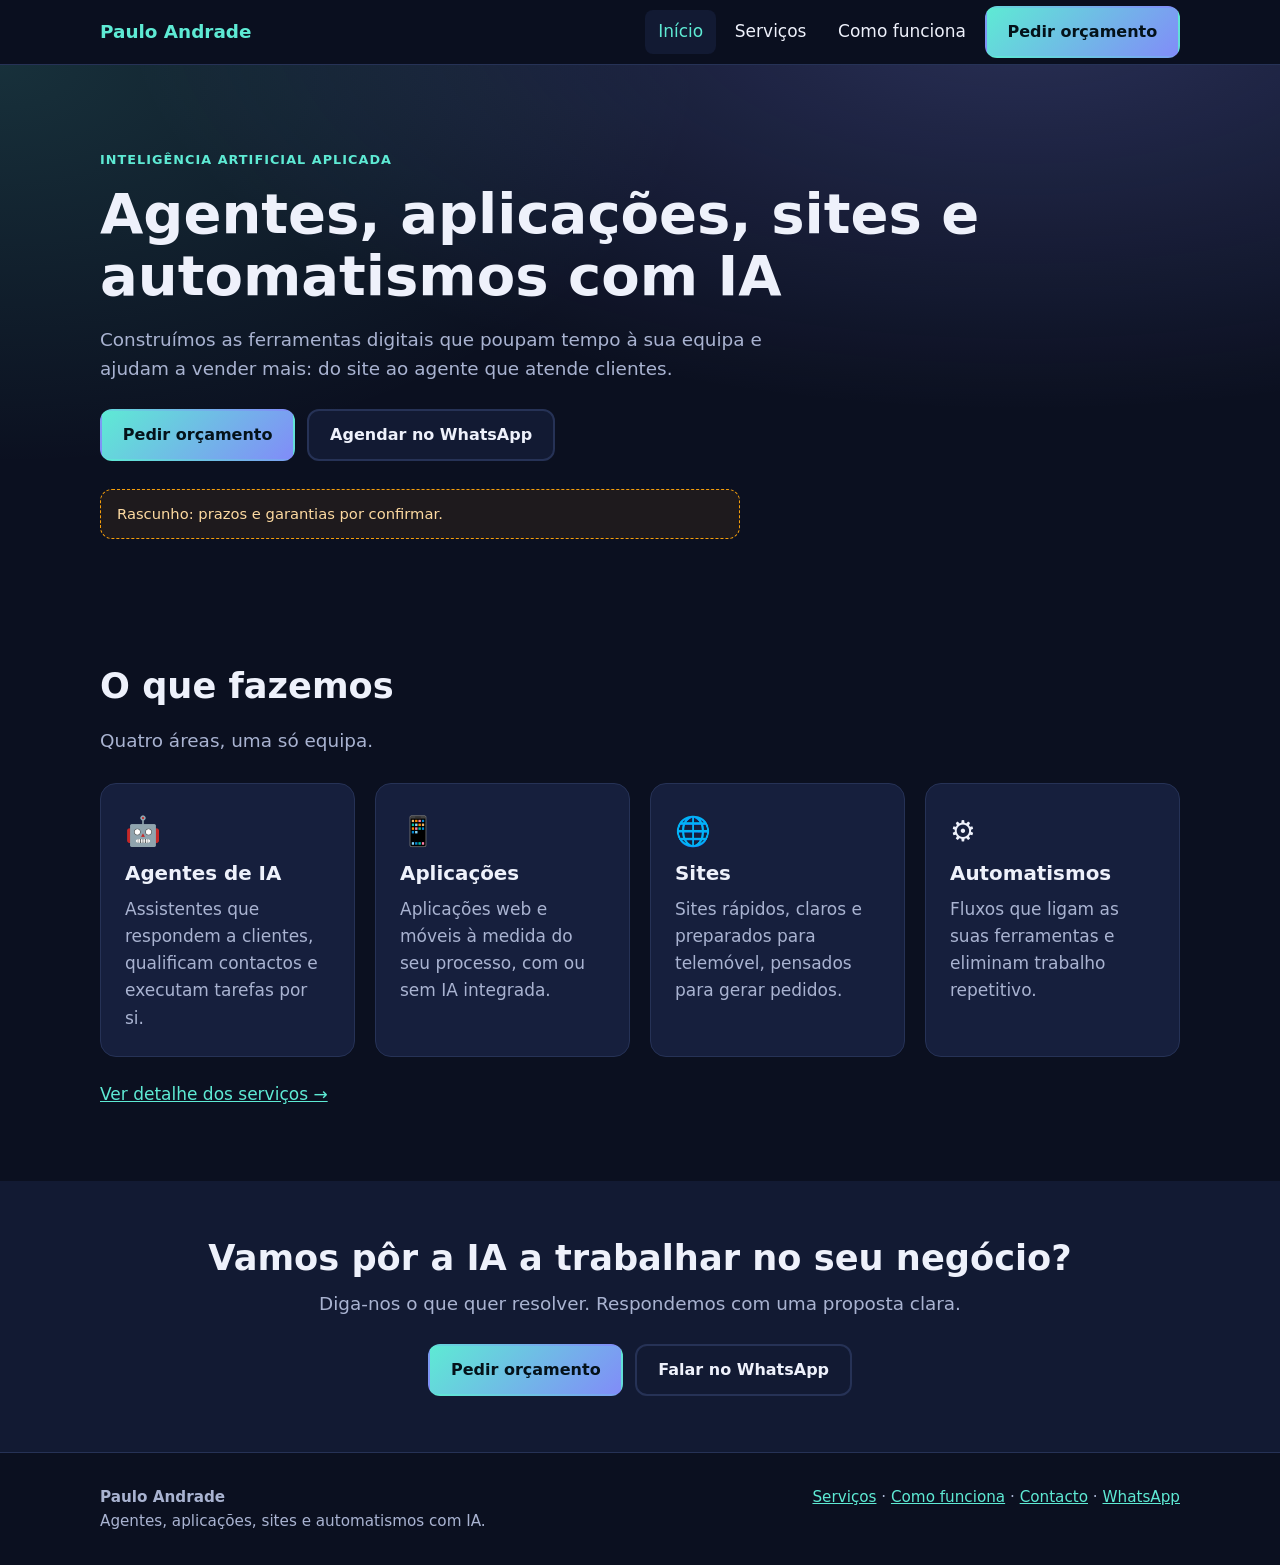
<file: index.html>
<!DOCTYPE html>
<html lang="pt-PT"><head><meta charset="utf-8"><meta name="viewport" content="width=device-width,initial-scale=1">
<title>Agentes de IA, aplicações, sites e automatismos</title><meta name="description" content="Criamos agentes de IA, aplicações, sites e automatismos à medida. Peça um orçamento ou fale connosco no WhatsApp."><meta name="theme-color" content="#0b1020">
<link rel="stylesheet" href="css/style.css"></head><body>
<a class="skip" href="#main">Saltar para o conteúdo</a>
<header><div class="wrap nav"><a class="logo" href="index.html"><span data-marca>Paulo Andrade</span></a>
<button class="menu-btn" aria-expanded="false" aria-controls="menu">Menu</button>
<nav aria-label="Principal"><ul id="menu">
<li><a href="index.html" aria-current="page">Início</a></li>
<li><a href="servicos.html">Serviços</a></li>
<li><a href="como-funciona.html">Como funciona</a></li>
<li><a class="btn btn-p" href="contacto.html">Pedir orçamento</a></li>
</ul></nav></div></header><main id="main">
<section class="hero"><div class="wrap"><p class="eyebrow">Inteligência artificial aplicada</p>
<h1>Agentes, aplicações, sites e automatismos com IA</h1>
<p class="lead">Construímos as ferramentas digitais que poupam tempo à sua equipa e ajudam a vender mais: do site ao agente que atende clientes.</p>
<div class="cta"><a class="btn btn-p" href="contacto.html">Pedir orçamento</a><a class="btn btn-s" href="#" data-wa>Agendar no WhatsApp</a></div>
<p class="note" style="margin-top:28px;max-width:640px" data-pend>Rascunho: prazos e garantias por confirmar.</p></div></section>
<section><div class="wrap"><h2>O que fazemos</h2><p class="lead">Quatro áreas, uma só equipa.</p><div class="grid">
<article class="card"><div class="ico" aria-hidden="true">🤖</div><h3>Agentes de IA</h3><p>Assistentes que respondem a clientes, qualificam contactos e executam tarefas por si.</p></article>
<article class="card"><div class="ico" aria-hidden="true">📱</div><h3>Aplicações</h3><p>Aplicações web e móveis à medida do seu processo, com ou sem IA integrada.</p></article>
<article class="card"><div class="ico" aria-hidden="true">🌐</div><h3>Sites</h3><p>Sites rápidos, claros e preparados para telemóvel, pensados para gerar pedidos.</p></article>
<article class="card"><div class="ico" aria-hidden="true">⚙️</div><h3>Automatismos</h3><p>Fluxos que ligam as suas ferramentas e eliminam trabalho repetitivo.</p></article>
</div><p style="margin-top:24px"><a href="servicos.html">Ver detalhe dos serviços →</a></p></div></section><section class="alt band"><div class="wrap"><h2>Vamos pôr a IA a trabalhar no seu negócio?</h2>
<p class="lead" style="margin:auto">Diga-nos o que quer resolver. Respondemos com uma proposta clara.</p>
<div class="cta"><a class="btn btn-p" href="contacto.html">Pedir orçamento</a><a class="btn btn-s" href="#" data-wa>Falar no WhatsApp</a></div></div></section></main><footer><div class="wrap"><div><strong data-marca>Paulo Andrade</strong><br>Agentes, aplicações, sites e automatismos com IA.</div>
<div><a href="servicos.html">Serviços</a> · <a href="como-funciona.html">Como funciona</a> · <a href="contacto.html">Contacto</a> · <a href="#" data-wa>WhatsApp</a></div></div></footer>
<script src="js/config.js"></script><script src="js/app.js"></script></body></html>
</file>
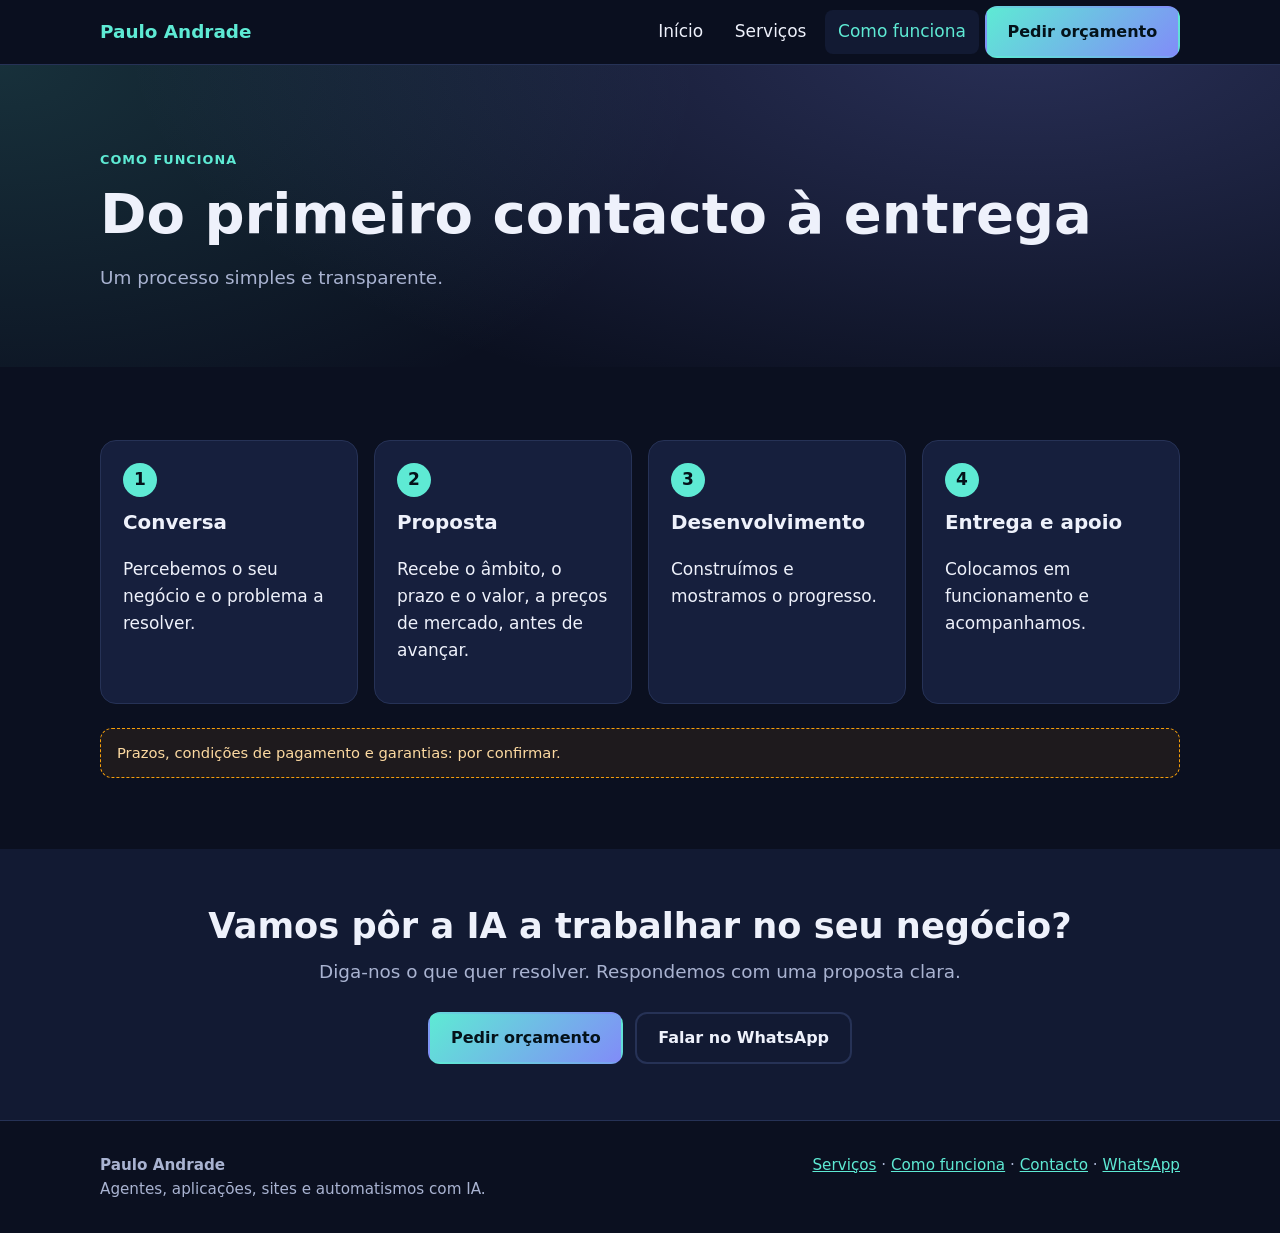
<file: como-funciona.html>
<!DOCTYPE html>
<html lang="pt-PT"><head><meta charset="utf-8"><meta name="viewport" content="width=device-width,initial-scale=1">
<title>Como funciona | Do pedido à entrega</title><meta name="description" content="Como trabalhamos: conversa, proposta, desenvolvimento e entrega."><meta name="theme-color" content="#0b1020">
<link rel="stylesheet" href="css/style.css"></head><body>
<a class="skip" href="#main">Saltar para o conteúdo</a>
<header><div class="wrap nav"><a class="logo" href="index.html"><span data-marca>Paulo Andrade</span></a>
<button class="menu-btn" aria-expanded="false" aria-controls="menu">Menu</button>
<nav aria-label="Principal"><ul id="menu">
<li><a href="index.html">Início</a></li>
<li><a href="servicos.html">Serviços</a></li>
<li><a href="como-funciona.html" aria-current="page">Como funciona</a></li>
<li><a class="btn btn-p" href="contacto.html">Pedir orçamento</a></li>
</ul></nav></div></header><main id="main">
<section class="hero"><div class="wrap"><p class="eyebrow">Como funciona</p><h1>Do primeiro contacto à entrega</h1>
<p class="lead">Um processo simples e transparente.</p></div></section>
<section><div class="wrap"><ol class="steps">
<li><h3>Conversa</h3><p>Percebemos o seu negócio e o problema a resolver.</p></li>
<li><h3>Proposta</h3><p>Recebe o âmbito, o prazo e o valor, a preços de mercado, antes de avançar.</p></li>
<li><h3>Desenvolvimento</h3><p>Construímos e mostramos o progresso.</p></li>
<li><h3>Entrega e apoio</h3><p>Colocamos em funcionamento e acompanhamos.</p></li></ol>
<p class="note" style="margin-top:24px" data-pend>Prazos, condições de pagamento e garantias: por confirmar.</p></div></section><section class="alt band"><div class="wrap"><h2>Vamos pôr a IA a trabalhar no seu negócio?</h2>
<p class="lead" style="margin:auto">Diga-nos o que quer resolver. Respondemos com uma proposta clara.</p>
<div class="cta"><a class="btn btn-p" href="contacto.html">Pedir orçamento</a><a class="btn btn-s" href="#" data-wa>Falar no WhatsApp</a></div></div></section></main><footer><div class="wrap"><div><strong data-marca>Paulo Andrade</strong><br>Agentes, aplicações, sites e automatismos com IA.</div>
<div><a href="servicos.html">Serviços</a> · <a href="como-funciona.html">Como funciona</a> · <a href="contacto.html">Contacto</a> · <a href="#" data-wa>WhatsApp</a></div></div></footer>
<script src="js/config.js"></script><script src="js/app.js"></script></body></html>
</file>
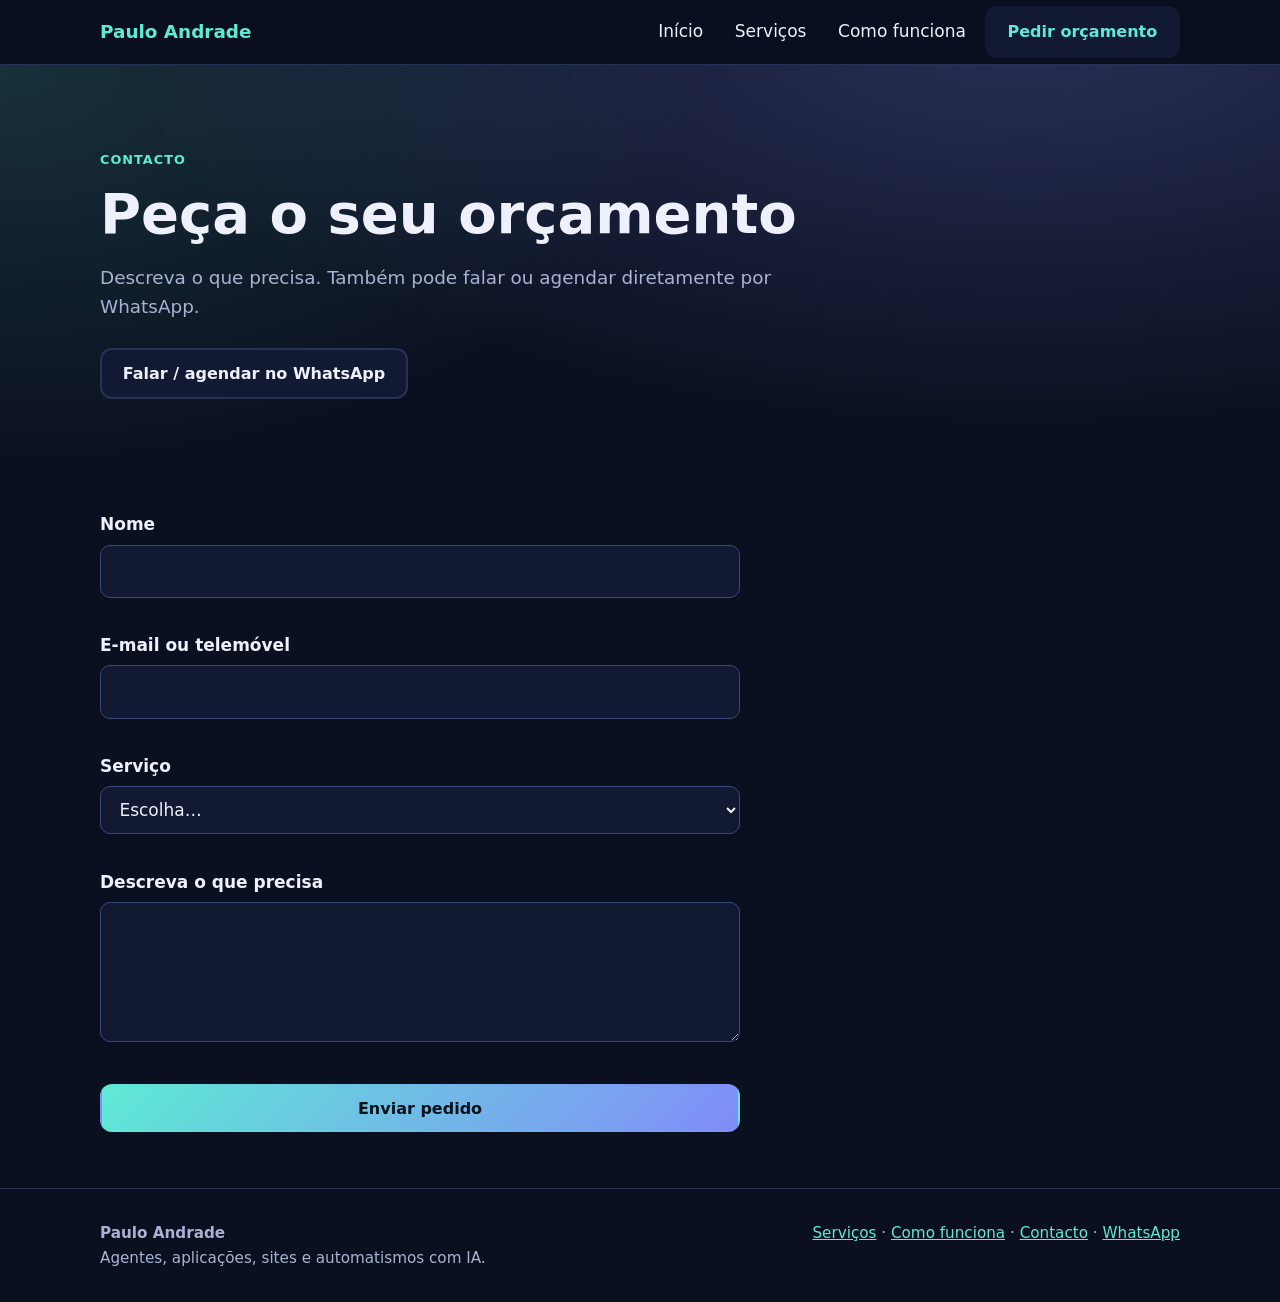
<file: contacto.html>
<!DOCTYPE html>
<html lang="pt-PT"><head><meta charset="utf-8"><meta name="viewport" content="width=device-width,initial-scale=1">
<title>Pedir orçamento | Contacto</title><meta name="description" content="Peça um orçamento ou fale connosco por WhatsApp."><meta name="theme-color" content="#0b1020">
<link rel="stylesheet" href="css/style.css"></head><body>
<a class="skip" href="#main">Saltar para o conteúdo</a>
<header><div class="wrap nav"><a class="logo" href="index.html"><span data-marca>Paulo Andrade</span></a>
<button class="menu-btn" aria-expanded="false" aria-controls="menu">Menu</button>
<nav aria-label="Principal"><ul id="menu">
<li><a href="index.html">Início</a></li>
<li><a href="servicos.html">Serviços</a></li>
<li><a href="como-funciona.html">Como funciona</a></li>
<li><a class="btn btn-p" href="contacto.html" aria-current="page">Pedir orçamento</a></li>
</ul></nav></div></header><main id="main">
<section class="hero"><div class="wrap"><p class="eyebrow">Contacto</p><h1>Peça o seu orçamento</h1>
<p class="lead">Descreva o que precisa. Também pode falar ou agendar diretamente por WhatsApp.</p>
<div class="cta"><a class="btn btn-s" href="#" data-wa>Falar / agendar no WhatsApp</a></div></div></section>
<section><div class="wrap">
<form id="f" novalidate aria-describedby="st">
<div><label for="nome">Nome</label><input id="nome" name="nome" autocomplete="name" required><div class="err" id="e-nome"></div></div>
<div><label for="contacto">E-mail ou telemóvel</label><input id="contacto" name="contacto" autocomplete="email" required><div class="err" id="e-contacto"></div></div>
<div><label for="servico">Serviço</label><select id="servico" name="servico" required><option value="">Escolha…</option><option>Agente de IA</option><option>Aplicação</option><option>Site</option><option>Automatismo</option><option>Outro / não sei</option></select><div class="err" id="e-servico"></div></div>
<div><label for="msg">Descreva o que precisa</label><textarea id="msg" name="msg" required></textarea><div class="err" id="e-msg"></div></div>
<div class="hp" aria-hidden="true"><label>Não preencher<input name="site" tabindex="-1" autocomplete="off"></label></div>
<button class="btn btn-p" type="submit">Enviar pedido</button>
<div id="st" class="status" role="status" aria-live="polite"></div>
</form></div></section></main><footer><div class="wrap"><div><strong data-marca>Paulo Andrade</strong><br>Agentes, aplicações, sites e automatismos com IA.</div>
<div><a href="servicos.html">Serviços</a> · <a href="como-funciona.html">Como funciona</a> · <a href="contacto.html">Contacto</a> · <a href="#" data-wa>WhatsApp</a></div></div></footer>
<script src="js/config.js"></script><script src="js/app.js"></script></body></html>
</file>
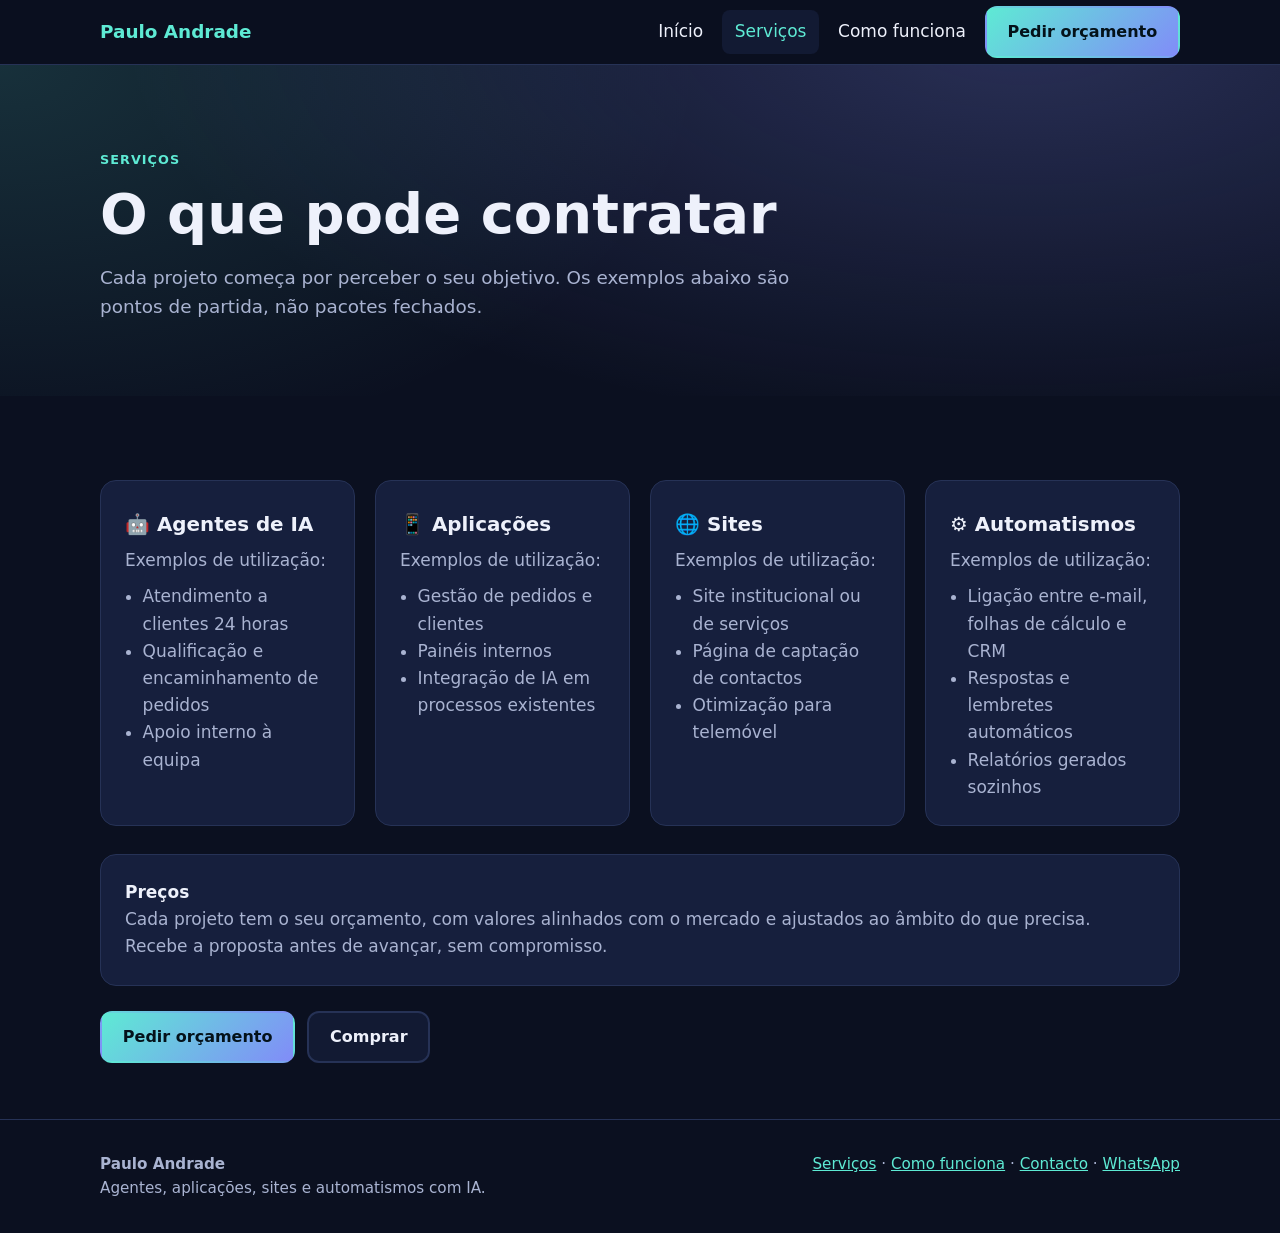
<file: servicos.html>
<!DOCTYPE html>
<html lang="pt-PT"><head><meta charset="utf-8"><meta name="viewport" content="width=device-width,initial-scale=1">
<title>Serviços | Agentes de IA, aplicações, sites e automatismos</title><meta name="description" content="Detalhe dos serviços: agentes de IA, aplicações, sites e automatismos."><meta name="theme-color" content="#0b1020">
<link rel="stylesheet" href="css/style.css"></head><body>
<a class="skip" href="#main">Saltar para o conteúdo</a>
<header><div class="wrap nav"><a class="logo" href="index.html"><span data-marca>Paulo Andrade</span></a>
<button class="menu-btn" aria-expanded="false" aria-controls="menu">Menu</button>
<nav aria-label="Principal"><ul id="menu">
<li><a href="index.html">Início</a></li>
<li><a href="servicos.html" aria-current="page">Serviços</a></li>
<li><a href="como-funciona.html">Como funciona</a></li>
<li><a class="btn btn-p" href="contacto.html">Pedir orçamento</a></li>
</ul></nav></div></header><main id="main">
<section class="hero"><div class="wrap"><p class="eyebrow">Serviços</p><h1>O que pode contratar</h1>
<p class="lead">Cada projeto começa por perceber o seu objetivo. Os exemplos abaixo são pontos de partida, não pacotes fechados.</p></div></section>
<section><div class="wrap"><div class="grid">
<article class="card" id="agentes"><h3>🤖 Agentes de IA</h3><p>Exemplos de utilização:</p><ul><li>Atendimento a clientes 24 horas</li><li>Qualificação e encaminhamento de pedidos</li><li>Apoio interno à equipa</li></ul></article>
<article class="card" id="apps"><h3>📱 Aplicações</h3><p>Exemplos de utilização:</p><ul><li>Gestão de pedidos e clientes</li><li>Painéis internos</li><li>Integração de IA em processos existentes</li></ul></article>
<article class="card" id="sites"><h3>🌐 Sites</h3><p>Exemplos de utilização:</p><ul><li>Site institucional ou de serviços</li><li>Página de captação de contactos</li><li>Otimização para telemóvel</li></ul></article>
<article class="card" id="auto"><h3>⚙️ Automatismos</h3><p>Exemplos de utilização:</p><ul><li>Ligação entre e-mail, folhas de cálculo e CRM</li><li>Respostas e lembretes automáticos</li><li>Relatórios gerados sozinhos</li></ul></article>
</div><p class="card" style="margin-top:28px"><strong>Preços</strong><br><span style="color:var(--mut)">Cada projeto tem o seu orçamento, com valores alinhados com o mercado e ajustados ao âmbito do que precisa. Recebe a proposta antes de avançar, sem compromisso.</span></p>
<div class="cta"><a class="btn btn-p" href="contacto.html">Pedir orçamento</a><a class="btn btn-s" href="#" data-buy>Comprar</a></div></div></section></main><footer><div class="wrap"><div><strong data-marca>Paulo Andrade</strong><br>Agentes, aplicações, sites e automatismos com IA.</div>
<div><a href="servicos.html">Serviços</a> · <a href="como-funciona.html">Como funciona</a> · <a href="contacto.html">Contacto</a> · <a href="#" data-wa>WhatsApp</a></div></div></footer>
<script src="js/config.js"></script><script src="js/app.js"></script></body></html>
</file>
<file: css/style.css>
:root{--bg:#0b1020;--bg2:#121a33;--card:#161f3d;--tx:#eef1fb;--mut:#a9b3d1;--ac:#5eead4;--ac2:#818cf8;--bd:#263256;--r:16px;--max:1120px}
*{box-sizing:border-box}html{scroll-behavior:smooth}
body{margin:0;font:17px/1.6 system-ui,-apple-system,"Segoe UI",Roboto,sans-serif;background:var(--bg);color:var(--tx);overflow-x:hidden}
img,svg{max-width:100%}a{color:var(--ac)}
:focus-visible{outline:3px solid var(--ac);outline-offset:3px;border-radius:6px}
.skip{position:absolute;left:-999px;top:0;background:var(--ac);color:#04121a;padding:.6rem 1rem;z-index:100}.skip:focus{left:8px;top:8px}
.wrap{max-width:var(--max);margin:auto;padding:0 20px}
header{position:sticky;top:0;background:rgba(11,16,32,.92);backdrop-filter:blur(8px);border-bottom:1px solid var(--bd);z-index:50}
.nav{display:flex;align-items:center;justify-content:space-between;gap:16px;min-height:64px}
.logo{font-weight:800;font-size:1.15rem;color:var(--tx);text-decoration:none}.logo span{color:var(--ac)}
nav ul{display:flex;gap:6px;list-style:none;margin:0;padding:0;align-items:center}
nav a{color:var(--tx);text-decoration:none;padding:.5rem .8rem;border-radius:8px;display:inline-block}
nav a:hover,nav a[aria-current=page]{background:var(--bg2);color:var(--ac)}
.menu-btn{display:none;background:none;border:1px solid var(--bd);color:var(--tx);border-radius:10px;padding:.5rem .8rem;font:inherit;min-height:44px}
.btn{display:inline-flex;align-items:center;justify-content:center;gap:.5rem;min-height:48px;padding:.7rem 1.3rem;border-radius:12px;font-weight:700;text-decoration:none;border:2px solid transparent;cursor:pointer;font-size:1rem;font-family:inherit}
.btn-p{background:linear-gradient(135deg,var(--ac),var(--ac2));color:#04121a}
.btn-s{border-color:var(--bd);color:var(--tx);background:var(--bg2)}
.btn:hover{filter:brightness(1.1)}
.hero{padding:72px 0 56px;background:radial-gradient(900px 400px at 80% -10%,rgba(129,140,248,.25),transparent),radial-gradient(700px 400px at 0% 0%,rgba(94,234,212,.15),transparent)}
.eyebrow{color:var(--ac);font-weight:700;letter-spacing:.08em;text-transform:uppercase;font-size:.8rem}
h1{font-size:clamp(2rem,5.5vw,3.5rem);line-height:1.1;margin:.4rem 0 1rem}
h2{font-size:clamp(1.5rem,3.5vw,2.2rem);line-height:1.2;margin:0 0 .6rem}h3{margin:.2rem 0 .4rem}
.lead{color:var(--mut);font-size:1.15rem;max-width:62ch}
.cta{display:flex;flex-wrap:wrap;gap:12px;margin-top:1.6rem}
section{padding:56px 0}.alt{background:var(--bg2)}
.grid{display:grid;gap:20px;grid-template-columns:repeat(auto-fit,minmax(250px,1fr));margin-top:28px}
.card{background:var(--card);border:1px solid var(--bd);border-radius:var(--r);padding:24px}
.card p{color:var(--mut);margin:.3rem 0 0}.card ul{color:var(--mut);padding-left:1.1rem;margin:.6rem 0 0}
.ico{font-size:1.8rem}
.steps{counter-reset:s;list-style:none;padding:0;display:grid;gap:16px;grid-template-columns:repeat(auto-fit,minmax(220px,1fr))}
.steps li{counter-increment:s;background:var(--card);border:1px solid var(--bd);border-radius:var(--r);padding:22px}
.steps li::before{content:counter(s);display:grid;place-items:center;width:34px;height:34px;border-radius:50%;background:var(--ac);color:#04121a;font-weight:800;margin-bottom:10px}
.note{border:1px dashed #f59e0b;background:rgba(245,158,11,.08);color:#fcd9a0;border-radius:12px;padding:12px 16px;font-size:.92rem}
.band{text-align:center}.band .cta{justify-content:center}
form{display:grid;gap:16px;max-width:640px}
label{font-weight:600;display:block;margin-bottom:6px}
input,select,textarea{width:100%;font:inherit;color:var(--tx);background:var(--bg2);border:1px solid #3a4879;border-radius:10px;padding:.75rem .9rem;min-height:48px}
textarea{min-height:140px;resize:vertical}
.err{color:#fca5a5;font-size:.9rem;margin-top:4px;min-height:1em}
[aria-invalid=true]{border-color:#f87171}
.status{padding:14px 16px;border-radius:12px;display:none}
.status.ok{display:block;background:rgba(94,234,212,.12);border:1px solid var(--ac)}
.status.bad{display:block;background:rgba(248,113,113,.12);border:1px solid #f87171}
.hp{position:absolute;left:-9999px}
footer{border-top:1px solid var(--bd);padding:32px 0;color:var(--mut);font-size:.95rem}
footer .wrap{display:flex;flex-wrap:wrap;gap:16px;justify-content:space-between}
@media(max-width:760px){
 .menu-btn{display:block;margin-left:auto}
 nav ul{display:none;position:absolute;left:0;right:0;top:64px;background:var(--bg);flex-direction:column;align-items:stretch;padding:12px 20px;border-bottom:1px solid var(--bd)}
 nav ul.open{display:flex}nav a{padding:.8rem}
 .hero{padding:48px 0 36px}section{padding:40px 0}.btn{width:100%}
}
@media(prefers-reduced-motion:reduce){html{scroll-behavior:auto}}
</file>
